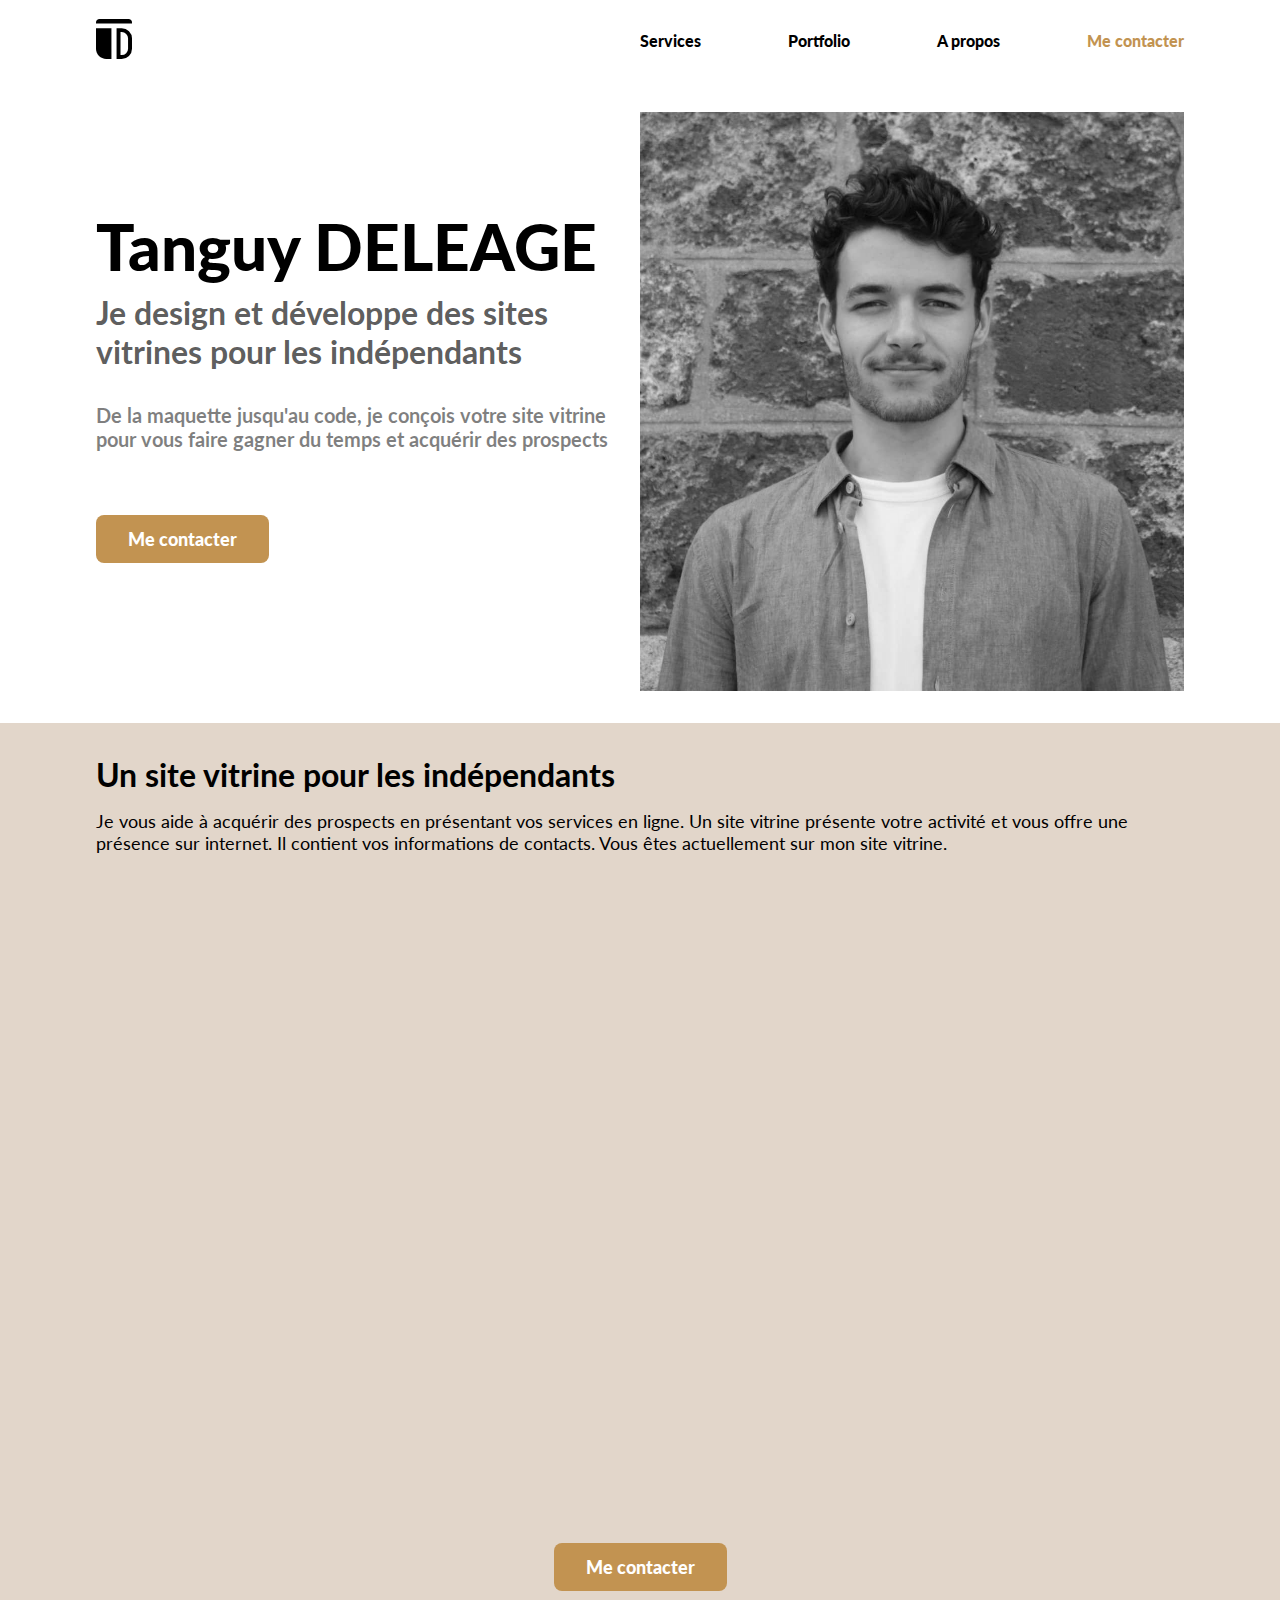
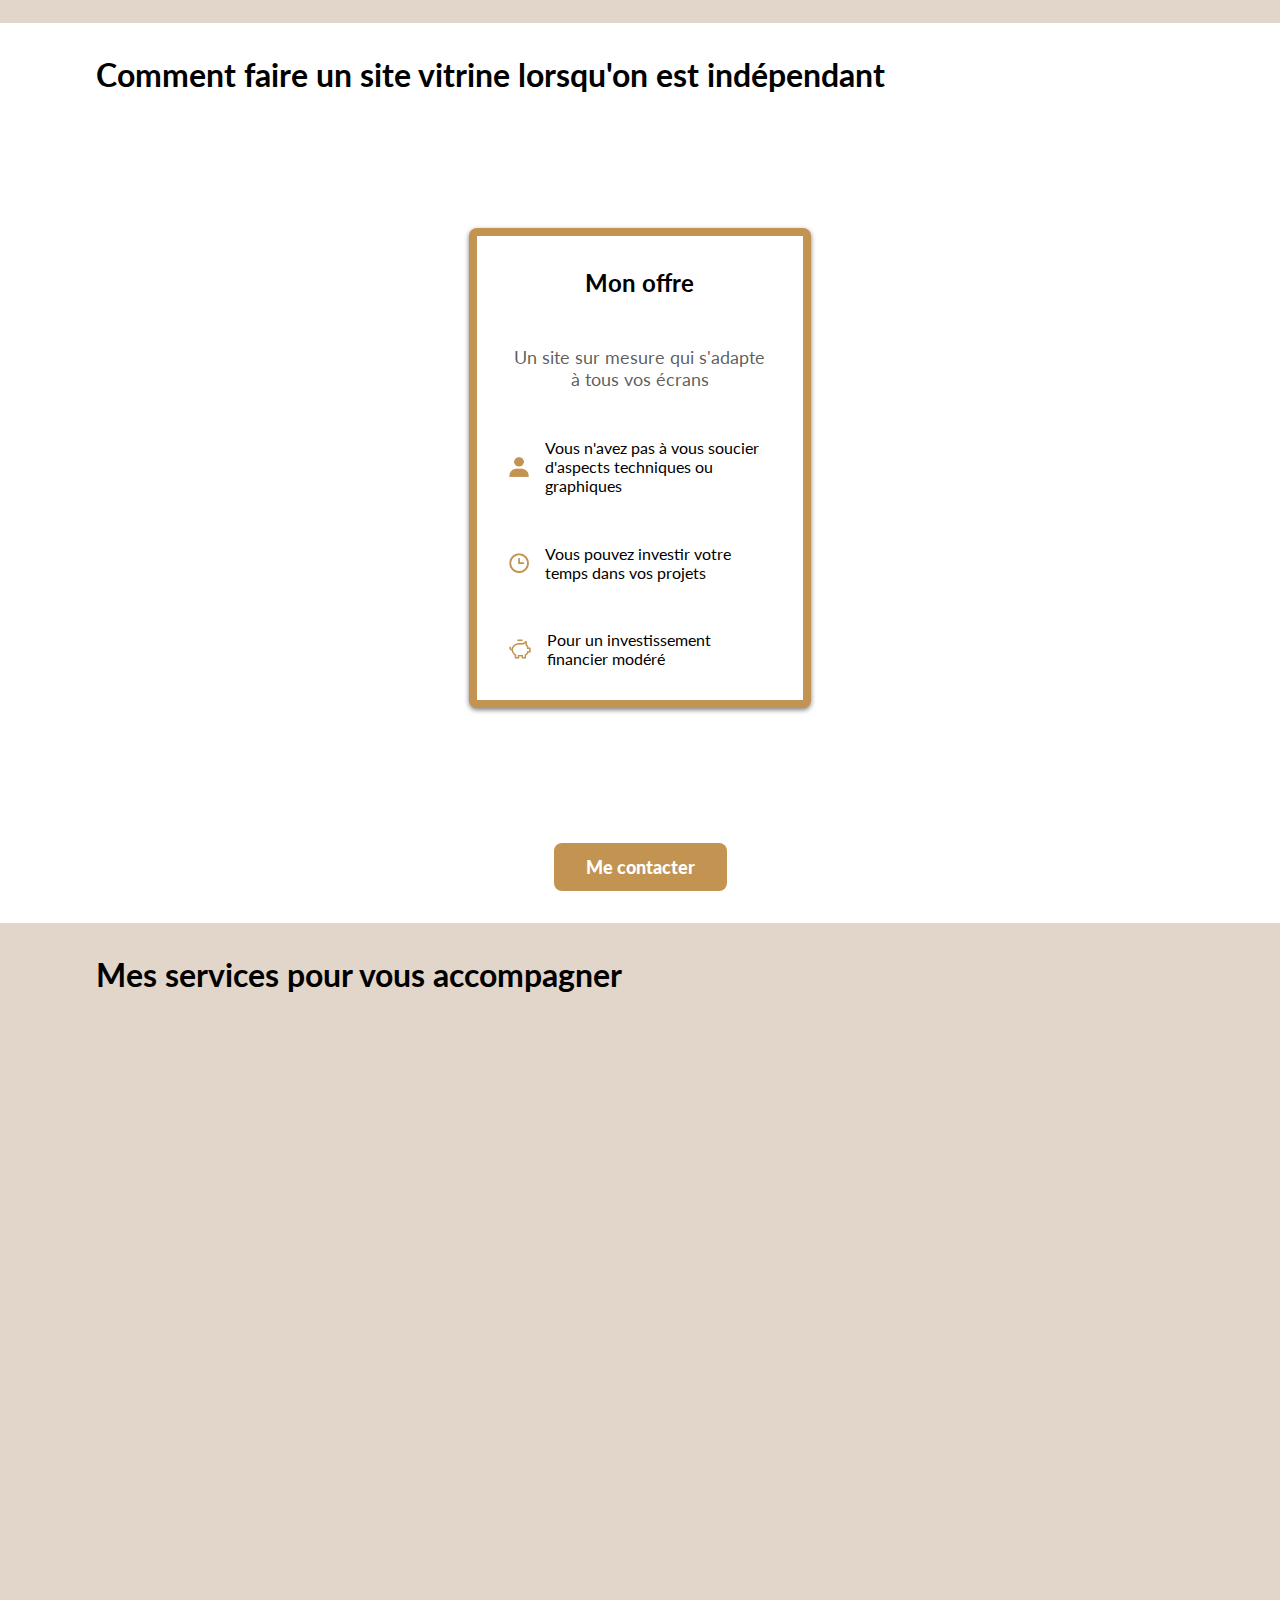
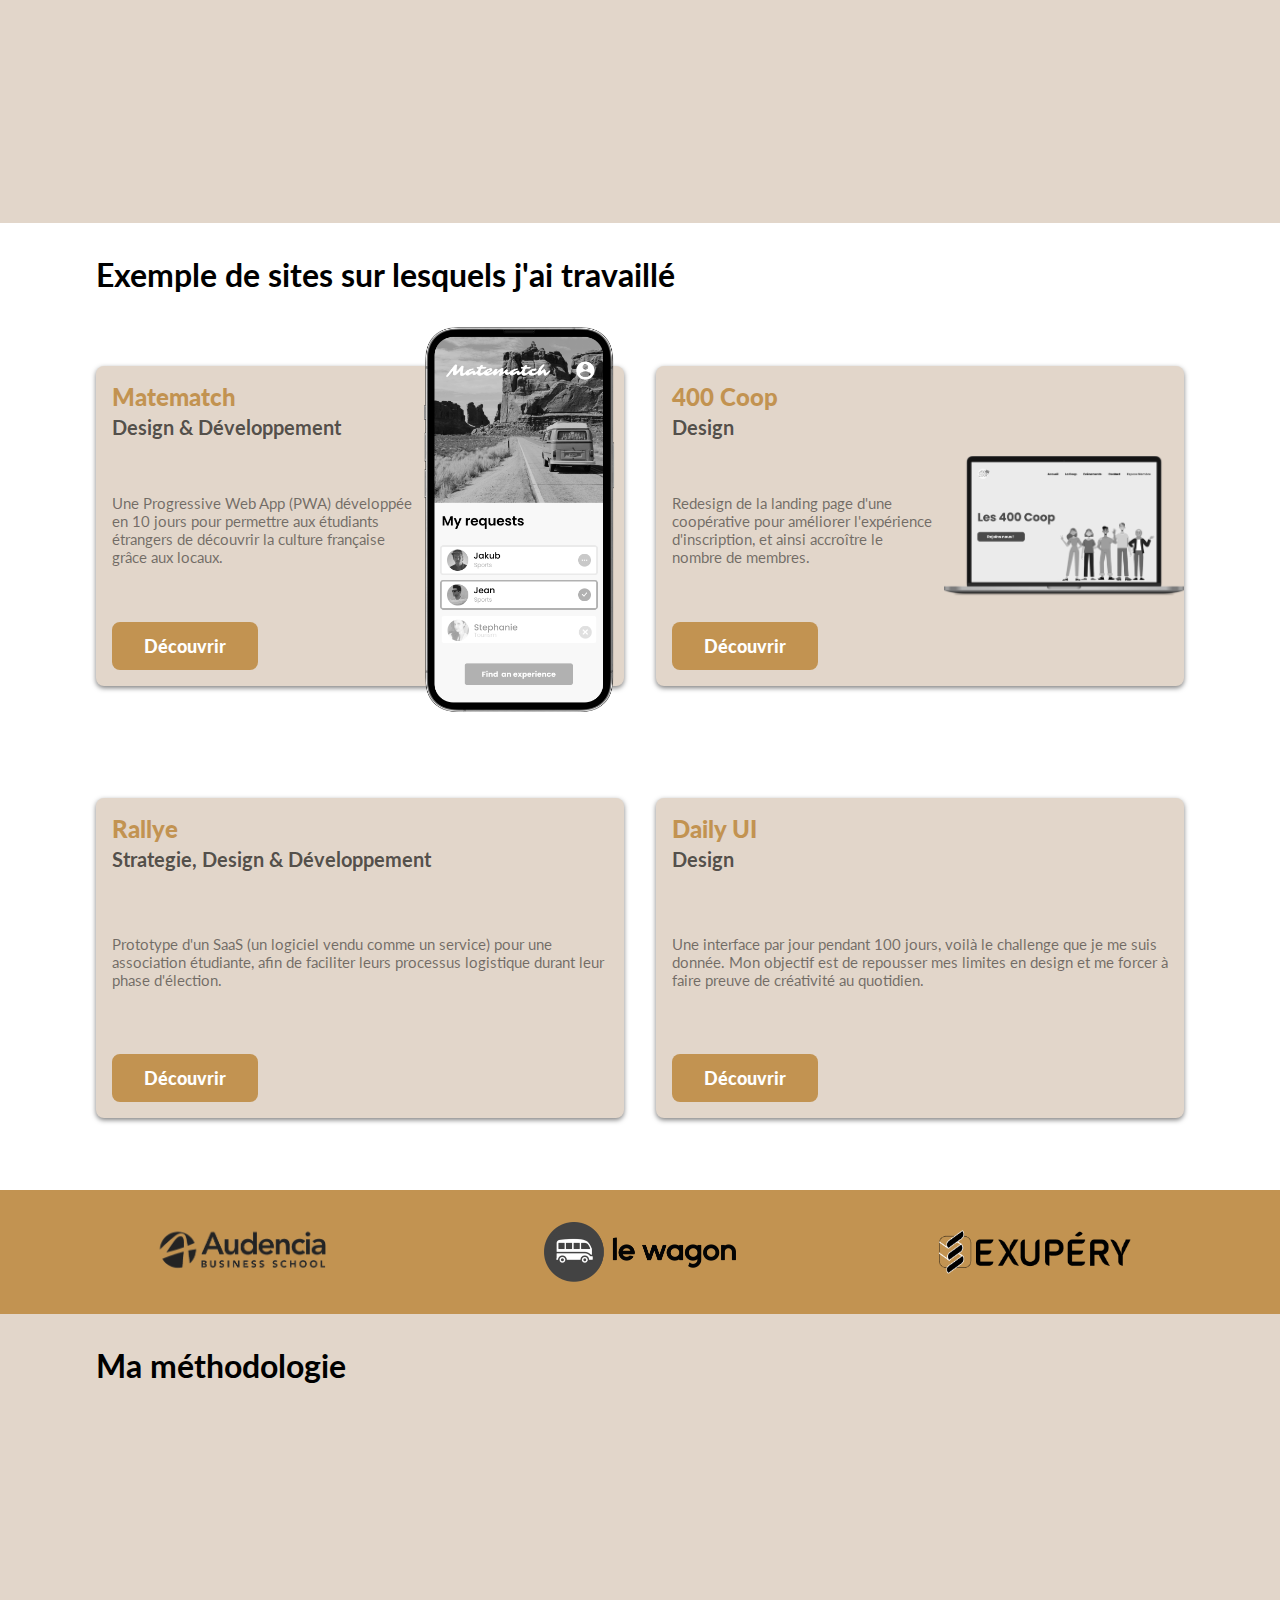
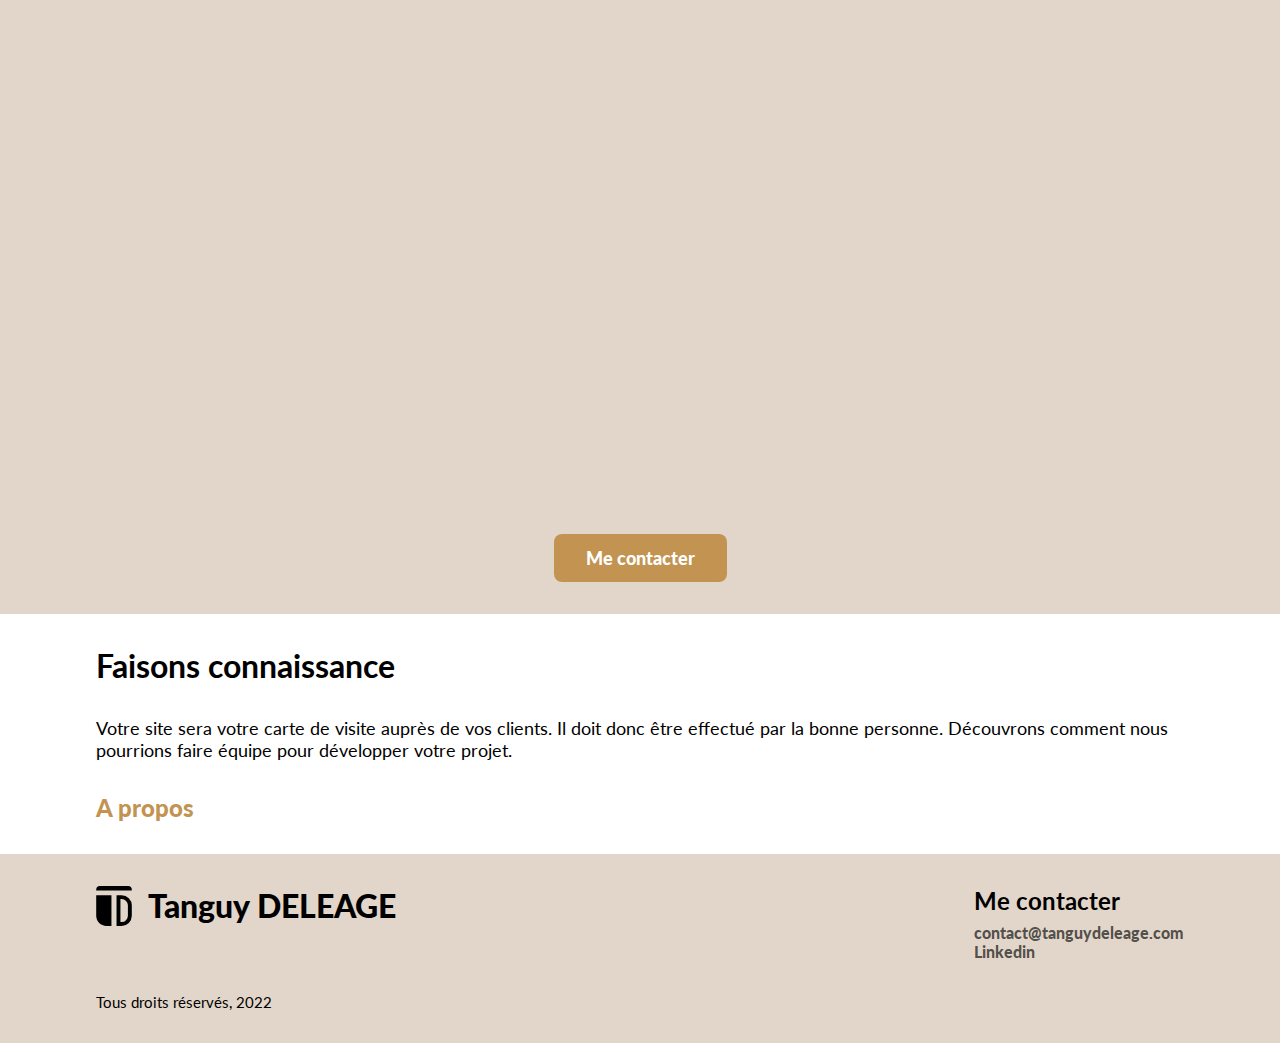
<file: index.html>
<!DOCTYPE html>
<html lang="fr">

<head>
  <meta charset="UTF-8">
  <meta http-equiv="X-UA-Compatible" content="IE=edge">
  <meta name="viewport" content="width=device-width, initial-scale=1.0">
  <meta name="author" content="Tanguy DELEAGE">
  <meta name="description"
    content="J'aide les indépendants à acquérir des prospects, en présentant leurs services sur un site vitrine responsive et bien référencé">
  <meta name="keywords"
    content="tanguy deleage, tanguy deléage, site vitrine, création de site vitrine, site internet vitrine, indépendants, coach, consultant, WIX, Wordpress, site internet, web design, design, designer, UX, UI, développeur, front-end, digital, freelance, product designer, consultant, web, Nantes, site vitrine à Nantes, site vitrine facile, site vitrine pour indépendant à Nantes">

  <!-- == Facebook Open Graph Data == -->
  <meta property="og:title" content="Tanguy DELEAGE | Création de sites vitrines pour les indépendants">
  <meta property="og:description"
    content="J'aide les indépendants à acquérir des prospects, en présentant leurs services sur un site vitrine responsive et bien référencé">
  <meta property="og:type" content="website">
  <meta property="og:site_name" content="Tanguy DELEAGE | Designer et Développeur de site vitrine en freelance">
  <meta property="og:url" content="http://www.tanguydeleage.com">
  <meta property="og:image" content="https://tanguydeleage.github.io/site/assets/img/og_img.jpg">

  <!-- == Twitter cards == -->
  <meta name="twitter:title" content="Tanguy DELEAGE | Création de sites vitrines pour les indépendants" />
  <meta name="twitter:description"
    content="J'aide les indépendants à acquérir des prospects, en présentant leurs services sur un site vitrine responsive et bien référencé" />
  <meta name="twitter:card" content="summary_large_image" />

  <link rel="stylesheet" href="assets/css/styles.css">
  <link rel="icon" type="image/x-icon" href="assets/icons/logo-icon.png" sizes="32x32">
  <title>Tanguy DELEAGE | Sites vitrines pour les indépendants</title>

  <!-- Google tag (gtag.js) -->
  <script defer src="https://www.googletagmanager.com/gtag/js?id=G-3BW67NZSJV"></script>

  <link rel=«canonical» href=«https://www.tanguydeleage.com»>

</head>


<body>
  <div class="scroll-container">
    <!-- =========== Header Section ============= -->
    <header>
      <div class="header container scroll-section">
        <div class="brand">
          <a href="/">
            <img id="logo" src="assets/img/logo.svg" alt="Logo Tanguy DELEAGE" width="35.59" height="40">
          </a>
        </div>

        <nav class="navbar">
          <ul class="nav-links">
            <li> <a href="#SERVICES">Services</a> </li>
            <li> <a href="#PORTFOLIO">Portfolio</a> </li>
            <li> <a href="about.html">A propos</a> </li>
            <li> <a class="main-link" href="contact.html">Me contacter</a> </li>
          </ul>
        </nav>

        <div class="burger">
          <div class="line1"></div>
          <div class="line2"></div>
          <div class="line3"></div>
        </div>
      </div>
    </header>

    <main>

      <!-- ============ Hero Section =================== -->

      <section class="container hero-section">
        <div class="hero-data">
          <h1 class="hero-title mb-0-5">Tanguy DELEAGE</h1>
          <h2 class="hero-subtitle mb-2">Je design et développe des sites vitrines pour les indépendants</h2>
          <h3 class="hero-description mb-4">De la maquette jusqu'au code, je conçois votre site vitrine pour vous faire
            gagner du temps et acquérir des prospects</h3>

          <a class="main-btn mb-2" href="contact.html">
            <p>Me contacter</p>
          </a>

        </div>

        <div class="hero-picture">
          <img src="assets/img/hero-picture.jpeg" alt="Photo de Tanguy Deléage" width="1080" height="1149">
        </div>

      </section>


      <!-- ============== Benefits Section ==================== -->
      <section id="BENEFITS" class="bg-beige section container scroll-section services-section">
        <div class="sm-mb-2">
          <h2 class="mb-1">Un site vitrine pour les indépendants</h2>

          <p>Je vous aide à acquérir des prospects en présentant vos services en ligne. Un site vitrine présente votre
            activité et vous offre une présence sur internet. Il contient vos
            informations de contacts. Vous êtes actuellement sur mon site vitrine.</p>

        </div>

        <div class="benefits-grid sm-mb-2">

          <div class="benefits-box slide-up-js">
            <img class="benefits-icon mb-1" src="assets/icons/eye.svg" loading="lazy" alt="Oeil">
            <h3 class="benefits-title mb-2">Visibilité</h3>
            <div class="benefits-content">
              <p>Construisez votre image digitale en développant votre présence sur internet. Votre vitrine sera
                maintenant disponible
                disponible 24h/24, 7j/7. L’idéal pour mettre en avant vos produits et services.</p>
            </div>
          </div>

          <div class="benefits-box slide-up-js">
            <img class="benefits-icon mb-1" src="assets/icons/screen.svg" loading="lazy" alt="Ordinateur portable">
            <h3 class="benefits-title mb-2">Crédibilité</h3>
            <div class="benefits-content">
              <p>Votre site sera votre carte de visite. Vous êtes visible sur les moteurs de recherche grâce à un
                bon
                référencement. Votre interface est soignée et optimisée pour mobile.</p>
            </div>
          </div>

          <div class="benefits-box slide-up-js">
            <img class="benefits-icon mb-1" src="assets/icons/rocket.svg" loading="lazy" alt="Fusée">
            <h3 class="benefits-title mb-2">Efficacité</h3>
            <div class="benefits-content">
              <p>Gagnez du temps en facilitant vos démarche de prospection.
                Communiquez rapidemment auprès de vos diverses parties prenantes.</p>
            </div>
          </div>
        </div>

        <a class="main-btn btn-center" href="contact.html">
          <p>Me contacter</p>
        </a>
      </section>

      <!-- ================ Les offres du marché section ========================== -->

      <section id="OFFERS" class="offers-section section container scroll-section">
        <div class="section-title">
          <h2 class="mb-2">Comment faire un site vitrine lorsqu'on est indépendant</h2>
        </div>

        <div class="offers-grid mb-2">

          <div class="offers-box self slide-left-js">
            <div class="card-title">
              <h3 class="benefits-title sm-mb-2">Soi même</h3>
            </div>
            <div class="card-subtitle sm-mb-2">
              <p>Avec des outils comme WIX ou Wordpress.</p>
            </div>
            <div class="persona-verbatim sm-mb-1">
              <img src="assets/icons/user-icon.png" alt="Utilisateur" width="31" height="32">
              <p>Vous n'avez pas encore de clients</p>
            </div>
            <div class="persona-verbatim sm-mb-1">
              <img src="assets/icons/time-icon.png" alt="Horloge" width="34" height="34">
              <p>Vous avez le temps de former aux outils</p>
            </div>
            <div class="persona-verbatim">
              <img src="assets/icons/money-icon.png" alt="Tirelire" width="36" height="34">
              <p>Pour un investissement financier faible</p>
            </div>
          </div>

          <div class="my-offer-box">
            <div class="card-title">
              <h3 class="benefits-title sm-mb-2">Mon offre</h3>
            </div>
            <div class="card-subtitle sm-mb-2">
              <p>Un site sur mesure qui s'adapte à tous vos écrans</p>
            </div>
            <div class="persona-verbatim sm-mb-1">
              <img src="assets/icons/user-icon.png" alt="Utilisateur" width="31" height="32">
              <p>Vous n'avez pas à vous soucier d'aspects techniques ou graphiques</p>
            </div>
            <div class="persona-verbatim sm-mb-1">
              <img src="assets/icons/time-icon.png" alt="Horloge" width="34" height="34">
              <p>Vous pouvez investir votre temps dans vos projets</p>
            </div>
            <div class="persona-verbatim">
              <img src="assets/icons/money-icon.png" alt="Tirelire" width="36" height="34">
              <p>Pour un investissement financier modéré</p>
            </div>
          </div>

          <div class="offers-box agency slide-right-js">
            <div class="card-title">
              <h3 class="benefits-title sm-mb-2">Agence web</h3>
            </div>

            <div class="card-subtitle sm-mb-2">
              <p>Un site pour des usages complexes : e-commerce, CRM...</p>
            </div>

            <div class="persona-verbatim sm-mb-1">
              <img src="assets/icons/user-icon.png" alt="Utilisateur" width="31" height="32">
              <p>Vous n'avez pas à vous soucier d'aspects techniques ou graphiques</p>
            </div>
            <div class="persona-verbatim sm-mb-1">
              <img src="assets/icons/time-icon.png" alt="Horloge" width="34" height="34">
              <p>Vous pouvez investir votre temps dans vos projets</p>
            </div>
            <div class="persona-verbatim">
              <img src="assets/icons/money-icon.png" alt="Tirelire" width="36" height="34">
              <p>Pour un investissement financier élevé</p>
            </div>
          </div>
        </div>

        <a class="main-btn btn-center" href="contact.html">
          <p>Me contacter</p>
        </a>
      </section>


      <!-- =========== Services Section  ================ -->

      <section id="SERVICES" class="bg-beige offers-section section container scroll-section">
        <div class="section-title">
          <h2 class="mb-2">Mes services pour vous accompagner</h2>
        </div>

        <div class="services-grid mb-2">

          <div class="services-box audit slide-up-js">
            <div class="card-title mb-2">
              <img src="/assets/icons/mag-glass.svg" alt="Loupe" width="181" height="181">
              <h3 class="benefits-title sm-mb-2">Auditer un site existant</h3>
            </div>
            <div class="card-subtitle mb-2">
              <p>Vous avez déjà un site et vous voulez comprendre, pourquoi il n’est pas mieux référencé et comment
                faire pour toucher d’avantage de prospects. Nous analysons la performance et l'accessibilité du site ainsi que divers indicateurs clé SEO.</p>
            </div>

            <a class="main-btn btn-center" href="contact.html">
              <p>Choisir</p>
            </a>
          </div>

          <div class="services-box build slide-up-js">
            <div class="card-title mb-2">
              <img src="/assets/icons/brick.svg" alt="Brique de légo" width="181" height="181">
              <h3 class="benefits-title sm-mb-2">Créer votre site</h3>
            </div>
            <div class="card-subtitle mb-2">
              <p>Vous avez besoin de présenter votre activité, vos services ou vos produits. Vous souhaitez pouvoir être
                contacté facilement. Pour cela nous travaillons sur votre identité visuelle et votre stratégie de référencement.</p>
            </div>

            <a class="main-btn btn-center" href="contact.html">
              <p>Choisir</p>
            </a>
          </div>
        </div>

        <!-- Invisible div to fake a third element and improve display of the section => center the main element -->
        <div>
        </div>

      </section>

      <!-- ============= Portfolio Section ============== -->
      <section id="PORTFOLIO" class="container scroll-section">
        <h2 class="mb-2">Exemple de sites sur lesquels j'ai travaillé</h2>

        <div class="portfolio-grid">

          <a class="portfolio-card-1" href="projects/matematch.html">
            <div class="above-card">
              <div class="card">
                <div class="card-text hide">
                  <div>
                    <h3 class=" mb-0-25 portfolio-title">Matematch</h3>
                    <h4 class="portfolio-subtitle">Design & Développement</h4>
                  </div>
                  <p class="portfolio-text">Une Progressive Web App (PWA) développée en 10 jours pour permettre aux
                    étudiants étrangers de découvrir la culture française grâce aux locaux.</p>
                  <div class="main-btn btn-project">
                    <p>Découvrir</p>
                  </div>
                </div>
                <img class="card-picture grey" loading="lazy" src="assets/img/projects/matematch/matematch-mockup.png"
                  alt="Mockup du projet Matematch">
              </div>
            </div>
          </a>

          <a class="portfolio-card-2" href="projects/400coop.html">
            <div class="above-card">
              <div class="card card-reverse">
                <div class="card-text hide">
                  <div>
                    <h3 class="mb-0-25 portfolio-title">400 Coop</h3>
                    <h4 class="portfolio-subtitle">Design</h4>
                  </div>
                  <p class="portfolio-text">Redesign de la landing page d'une coopérative pour améliorer l'expérience
                    d'inscription, et ainsi accroître le nombre de membres.</p>
                  <div class="main-btn btn-project">
                    <p>Découvrir</p>
                  </div>
                </div>
                <img class="card-picture grey" loading="lazy" src="assets/img/projects/coop/coop-mockup.png"
                  alt="Mockup du projet 400 Coop">
              </div>
            </div>
          </a>

          <a class="portfolio-card-3 " href="projects/rallye.html">
            <div class="above-card">
              <div class="card">
                <div class="card-text hide">
                  <div>
                    <h3 class="mb-0-25 portfolio-title">Rallye</h3>
                    <h4 class="portfolio-subtitle">Strategie, Design & Développement</h4>
                  </div>
                  <p class="portfolio-text">Prototype d'un SaaS (un logiciel vendu comme un service) pour une
                    association
                    étudiante, afin de faciliter leurs processus logistique durant leur phase d'élection.</p>
                  <div class="main-btn btn-project">
                    <p>Découvrir</p>
                  </div>
                </div>
                <img class="card-picture grey" loading="lazy" src="assets/img/projects/rallye/rallye-mockup.png"
                  alt="Mockup du projet Rallye">
              </div>
            </div>
          </a>

          <a class="portfolio-card-4" href="projects/daily-ui.html">
            <div class="above-card">
              <div class="card card-reverse">
                <div class="card-text hide">
                  <div>
                    <h3 class="mb-0-25 portfolio-title">Daily UI</h3>
                    <h4 class="portfolio-subtitle">Design</h4>
                  </div>
                  <p class="portfolio-text">Une interface par jour pendant 100 jours, voilà le challenge que je me suis
                    donnée. Mon objectif est de repousser mes limites en design et me forcer à faire preuve de
                    créativité au quotidien. </p>
                  <div class="main-btn btn-project">
                    <p>Découvrir</p>
                  </div>
                </div>
                <img class="card-picture grey" loading="lazy" src="assets/img/projects/daily-ui/daily-ui-mockup.png"
                  alt="Mockup du projet Daily UI">
              </div>
            </div>
          </a>

        </div>
      </section>

      <!-- Reassurance Section -->

      <section class="reassurance-section container scroll-section-end">
        <div class="logo-list">
          <div class="brand-logo">
            <img src="assets/img/Reassurance/audencia-logo.png" alt="Audencia Business School" width="405" height="124">
          </div>
          <div class="brand-logo">
            <img src="assets/img/Reassurance/le-wagon-logo.png" alt="Le Wagon" width="383" height="120">
          </div>
          <div class="brand-logo">
            <img src="assets/img/Reassurance/exupery-logo.png" alt="Exupery" width="281" height="65">
          </div>
        </div>
      </section>

      <!-- =============== Methodology Section ================ -->
      <section class="section bg-beige container scroll-section methodology-section">
        <h2 class="sm-mb-2">Ma méthodologie</h2>

        <div class="methodology-grid sm-mb-2">

          <div class="methodology-step opacity-js step-1">
            <h3 class="methodology-number">01</h3>
            <h3 class="mb-1">Récolte de vos besoins</h3>
            <p>Nous définissons votre situation initiale et les opportunités qu’un site pourrait vous apporter.</p>
          </div>

          <div class="methodology-step opacity-js step-2">
            <h3 class="methodology-number">02</h3>
            <h3 class="mb-1">Définition du cadre</h3>
            <p>Nous déterminons les livrables et leurs contenus en fonction de vos besoins.</p>
          </div>

          <div class="methodology-step opacity-js step-3">
            <h3 class="methodology-number">03</h3>
            <h3 class="mb-1">Prototypage</h3>
            <p>Le prototype permet de comprendre les solutions qui peuvent être réalisées pour répondre à vos besoins.
            </p>
          </div>

          <div class="methodology-step opacity-js step-4">
            <h3 class="methodology-number">04</h3>
            <h3 class="mb-1">Revue</h3>
            <p>Durant cette phase itérative, nous allons affiner le prototype jusqu’à ce qu’il corresponde au cadre
              attendu.</p>
          </div>

          <div class="methodology-step opacity-js step-5">
            <h3 class="methodology-number">05</h3>
            <h3 class="mb-1">Développement</h3>
            <p>Une fois le prototype revu et validé, il sert de support pour le développement de votre site. Il est
              ensuite testé.</p>
          </div>

          <div class="methodology-step opacity-js step-6">
            <h3 class="methodology-number">06</h3>
            <h3 class="mb-1">Lancement et support</h3>
            <p> Votre site est hebergé sur un serveur avec un nom de domaine dont vous êtes le propriétaire. J’assure
              ensuite une
              maintenance régulière.</p>
          </div>

        </div>

        <a class="main-btn btn-center" href="contact.html">
          <p>Me contacter</p>
        </a>

      </section>

      <!-- ============= Intro contact Section ================= -->
      <div class="container scroll-section">
        <h2 class="portfolio-section mb-2">Faisons connaissance</h2>
        <p class="mb-2">Votre site sera votre carte de visite auprès de vos clients. Il doit donc être effectué par la
          bonne personne.
          Découvrons comment nous pourrions faire équipe pour développer votre projet.</p>

        <h3><a class="text-btn" href="about.html">A propos</a></h3>
      </div>
    </main>

    <!-- ========================= Footer ================================== -->

    <footer class="footer container">

      <div class="footer-content mb-2">
        <a href="/" class="logotitle sm-mb-2">
          <img src="assets/img/logo.svg" alt="Logo Tanguy DELEAGE" width="36" height="40">
          <h2>Tanguy DELEAGE</h2>
        </a>

        <div class="contact-footer">
          <h3 class="mb-0-5">Me contacter</h3>
          <div class="contact-links">
            <a href="mailto:contact@tanguydeleage.com">contact@tanguydeleage.com</a>
            <a href="https://www.linkedin.com/in/tanguy-deleage/" target="_blank" rel="noopener">Linkedin</a>
          </div>
        </div>
      </div>

      <div class="footer-copyright">
        <p>Tous droits réservés, 2022</p>
      </div>

    </footer>
  </div>
  <script src="assets/js/home.js"></script>
</body>

</html>
</file>
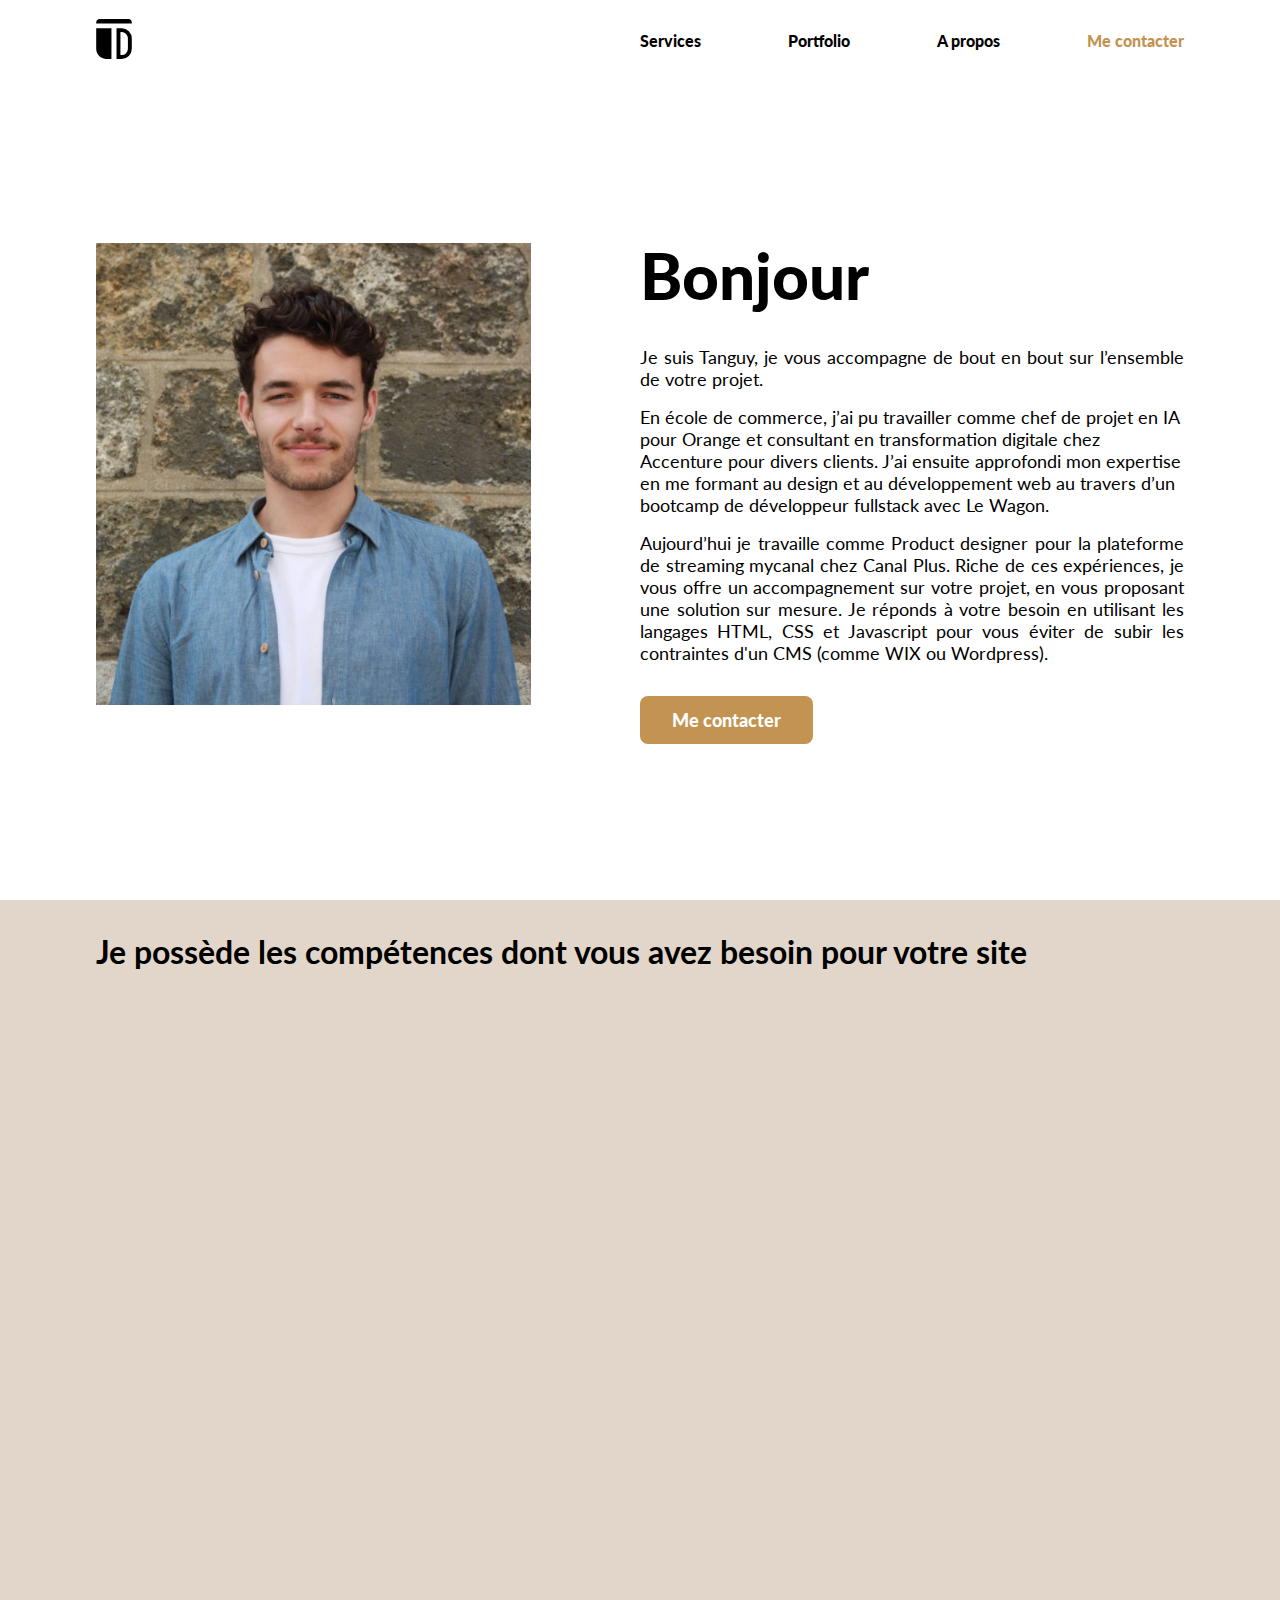
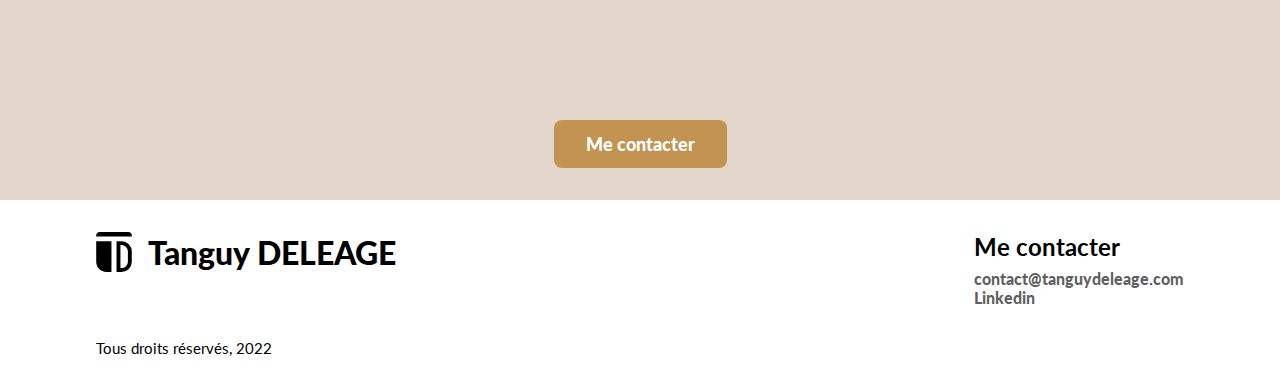
<file: about.html>
<!DOCTYPE html>
  <html lang="fr">

  <head>
    <meta charset="UTF-8">
    <meta http-equiv="X-UA-Compatible" content="IE=edge">
    <meta name="viewport" content="width=device-width, initial-scale=1.0">
    <meta name="author" content="Tanguy DELEAGE">
    <meta name="description"
      content="J'aide les indépendants à acquérir des prospects, en présentant leurs services sur un site vitrine responsive et bien référencé">
    <meta name="keywords"
      content="tanguy deleage, tanguy deléage, site vitrine, création de site vitrine, site internet vitrine, indépendants, coach, consultant, WIX, Wordpress, site internet, web design, design, designer, UX, UI, développeur, front-end, digital, freelance, product designer, consultant, web, Nantes">

    <!-- == Facebook Open Graph Data == -->
    <meta property="og:title" content="Tanguy DELEAGE | Freelance Designer et Développeur de site vitrine">
    <meta property="og:description"
      content="Designer et Developpeur de site vitrine en freelance. Accélerez votre croissance en développant votre site vitrine. Plus qu’un developpeur, j’ai une expertise de designer et de consultant, pour délivrer une solution adaptée à votre business">
    <meta property="og:type" content="website">
    <meta property="og:site_name" content="Tanguy DELEAGE | Freelance Designer et Développeur de site vitrine">
    <meta property="og:url" content="https://tanguydeleage.com">
    <meta property="og:image" content="https://tanguydeleage.com/assets/img/share-picture.jpeg">

    <!-- == Twitter cards == -->
    <meta name="twitter:title" content="Tanguy DELEAGE | Freelance Designer et Développeur de site vitrine" />
    <meta name="twitter:description"
      content="Designer et Developpeur de site vitrine en freelance. Accélerez votre croissance en développant votre site vitrine. Plus qu’un developpeur, j’ai une expertise de designer et de consultant, pour délivrer une solution adaptée à votre business" />
    <meta name="twitter:card" content="summary_large_image" />

    <link rel="stylesheet" href="assets/css/styles.css">
    <link rel="icon" type="image/x-icon" href="assets/icons/logo-icon.png" sizes="32x32">
    <title>Tanguy DELEAGE | Freelance Designer et Développeur de site vitrine</title>


    <link rel=«canonical» href=«https://www.tanguydeleage.com/about.html»>

  </head>

  <body>
    <div class="scroll-container">


      <!-- =========== Header Section ============= -->
      <header>
        <div class="header container scroll-section">
          <div class="brand">
            <a href="/">
              <img id="logo" src="assets/img/logo.svg" alt="Logo Tanguy DELEAGE" width="36" height="40">
            </a>
          </div>

          <nav class="navbar">
            <ul class="nav-links">
              <li> <a href="/#SERVICES">Services</a> </li>
              <li> <a href="/#PORTFOLIO">Portfolio</a> </li>
              <li> <a href="about.html">A propos</a> </li>
              <li> <a class="main-link" href="contact.html">Me contacter</a> </li>
            </ul>
          </nav>

          <div class="burger">
            <div class="line1"></div>
            <div class="line2"></div>
            <div class="line3"></div>
          </div>
        </div>
      </header>

      <!-- ============ Intro Section =================== -->

        <section class="container about-section">
          <div class="about-picture mb-2">
            <img src="assets/img/hero-picture.jpeg" alt="Photo de Tanguy Deléage">
          </div>

          <div class="about-intro">
            <h1 class="about-title mb-2">Bonjour</h1>
            <p class="justify-text mb-1">
              Je suis Tanguy, je vous accompagne de bout en bout sur l’ensemble de votre projet.
            </p>
            <p class="mb-1">
              En école de commerce, j’ai pu travailler comme chef de projet en IA pour Orange et consultant en transformation digitale
              chez Accenture pour divers clients.
              J’ai ensuite approfondi mon expertise en me formant au design et au développement web au travers d’un bootcamp de
              développeur fullstack avec Le Wagon.
            </p>
            <p class="justify-text mb-2">
            Aujourd’hui je travaille comme Product designer pour la plateforme de streaming mycanal chez Canal Plus.
            Riche de ces expériences, je vous offre un accompagnement sur votre projet, en vous proposant une solution
            sur mesure. Je réponds à votre besoin en utilisant les langages HTML, CSS et Javascript pour vous éviter de subir les contraintes d'un CMS (comme WIX ou Wordpress).
            </p>
            <!-- <p class="justify-text mb-2">
              Hope to meet you soon.
            </p> -->

            <a class="main-btn sm-mb-2" href="contact.html">
              <p>Me contacter</p>
            </a>

          </div>

        </section>



        <!-- ============= Why you should work with me Section ============== -->
        <div class="container section bg-beige services-section scroll-section">
          <h2 class="mb-4 section-title">Je possède les compétences dont vous avez besoin pour votre site</h2>

          <div class="benefits-grid mb-2">

            <div class="benefits-box consultant slide-up-js">
              <img class="benefits-icon mb-1" src="assets/icons/paper.svg" alt="Feuille de papier" width="100" height="101">
              <h3 class="benefits-title mb-2">Consultant</h3>
              <p class="benefits-content">
                En tant qu'ancien consultant, j'ai été formé à comprendre les difficultés et besoins d'une entreprise dans un contexte
                particulier.
                Je sais m'adapter aux spécificités de votre secteur. De plus je m'adapte à votre niveau de connaissance et de maturité sur
                divers sujets technique en vous préparant des documents clairs et compréhensibles.
              </p>
            </div>

            <div class="benefits-box designer slide-up-js">
              <img class="benefits-icon mb-1" src="assets/icons/paper-plane.svg" alt="Avion en papier" width="100" height="100">
              <h3 class="benefits-title mb-2">Designer</h3>
              <p class="benefits-content">
                En tant que designer je conçois avec vous une solution esthétique et fonctionnel qui répondra à votre besoin. Aujourd'hui je designe pour la plateforme MyCanal qui comptabilise plus de 10M de téléchargements, mon site sur lequel vous êtes actuellement est un autre exemple.
                En tant que designer je conçois mes interfaces d'une manière qui sera facile à développer ensuite.
              </p>
            </div>

            <div class="benefits-box dev slide-up-js">
              <img class="benefits-icon mb-1" src="assets/icons/plane.svg" alt="Avion" style="transform: scale(1.5);" width="100" height="100">
              <h3 class="benefits-title mb-2">Développeur</h3>
              <p class="benefits-content">
                J'ai été formé au code avec Le Wagon, un des bootcamp les plus renommé en développement web. Grâce aux interface que nous aurons designé, je peux facilement donner vie à votre site. Mon site sur lequel vous êtes en ce moment en est d'ailleurs la preuve.
              </p>
            </div>

          </div>

          <a class="main-btn btn-center" href="contact.html">
            <p>Me contacter</p>
          </a>

        </div>


      <!-- ========================= Footer ================================== -->

      <footer class="footer-white container scroll-section">

        <div class="footer-content mb-2">
          <a href="/" class="logotitle sm-mb-2">
            <img src="assets/img/logo.svg" alt="Logo Tanguy DELEAGE" width="36" height="40">
            <h2>Tanguy DELEAGE</h2>
          </a>

          <div class="contact-footer">
            <h3 class="mb-0-5">Me contacter</h3>
            <div class="contact-links">
              <a href="mailto:contact@tanguydeleage.com">contact@tanguydeleage.com</a>
              <a href="https://www.linkedin.com/in/tanguy-deleage/" target="_blank" rel="noopener">Linkedin</a>
            </div>
          </div>
        </div>

        <div class="footer-copyright">
          <p>Tous droits réservés, 2022</p>
        </div>

      </footer>

    </div>

    <script src="assets/js/about.js"></script>
  </body>
</html>
</file>
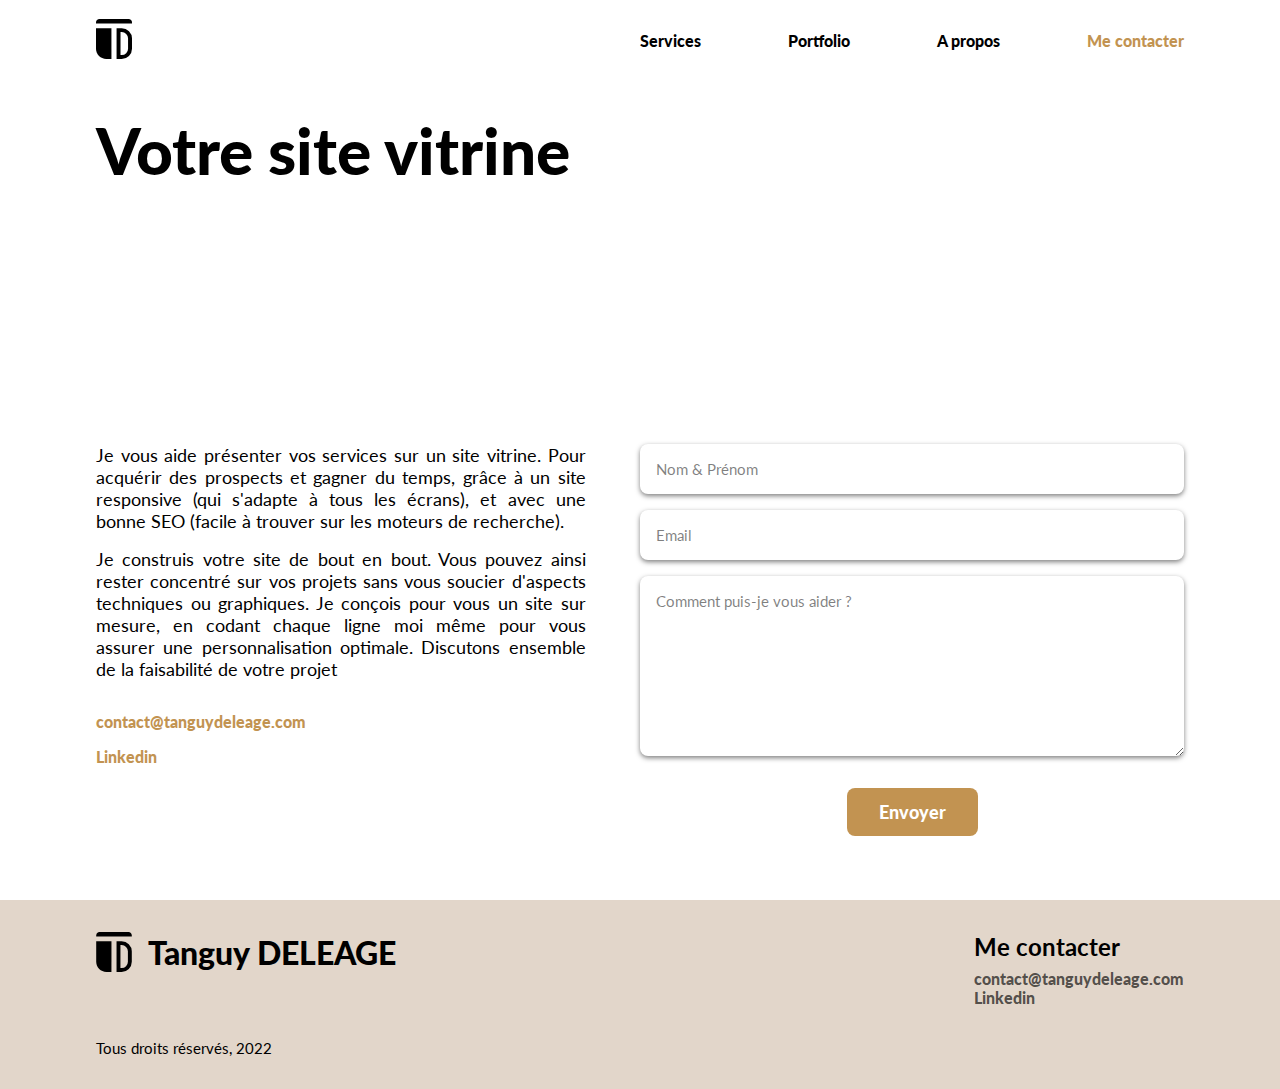
<file: contact.html>
<!DOCTYPE html>
<html lang="fr">

<head>
  <meta charset="UTF-8">
  <meta http-equiv="X-UA-Compatible" content="IE=edge">
  <meta name="viewport" content="width=device-width, initial-scale=1.0">
  <meta name="author" content="Tanguy DELEAGE">
  <meta name="description"
    content="J'aide les indépendants à acquérir des prospects, en présentant leurs services sur un site vitrine responsive et bien référencé">
  <meta name="keywords"
    content="tanguy deleage, tanguy deléage, site vitrine, création de site vitrine, site internet vitrine, indépendants, coach, consultant, WIX, Wordpress, site internet, web design, design, designer, UX, UI, développeur, front-end, digital, freelance, product designer, consultant, web, Nantes">

  <!-- == Facebook Open Graph Data == -->
  <meta property="og:title" content="Tanguy DELEAGE | Votre site vitrine responsive et SEO friendly">
  <meta property="og:description"
    content="Designer et Developpeur de site vitrine en freelance. Accélerez votre croissance en développant votre site vitrine. Plus qu’un developpeur, j’ai une expertise de designer et de consultant, pour délivrer une solution adaptée à votre business">
  <meta property="og:type" content="website">
  <meta property="og:site_name" content="Tanguy DELEAGE | Votre site vitrine responsive et SEO friendly">
  <meta property="og:url" content="https://tanguydeleage.com">
  <meta property="og:image" content="https://tanguydeleage.com/assets/img/share-picture.jpeg">

  <!-- == Twitter cards == -->
  <meta name="twitter:title" content="Tanguy DELEAGE | Votre site vitrine responsive et SEO friendly" />
  <meta name="twitter:description"
    content="Designer et Developpeur de site vitrine en freelance. Accélerez votre croissance en développant votre site vitrine. Plus qu’un developpeur, j’ai une expertise de designer et de consultant, pour délivrer une solution adaptée à votre business" />
  <meta name="twitter:card" content="summary_large_image" />

  <link rel="stylesheet" href="assets/css/styles.css">
  <link rel="icon" type="image/x-icon" href="assets/icons/logo-icon.png" sizes="32x32">
  <title>Tanguy DELEAGE | Votre site vitrine responsive et SEO friendly</title>


  <link rel=«canonical» href=«https://www.tanguydeleage.com/contact.html»>

</head>

<body>

  <div class="scroll-container">
    <!-- =========== Header Section ============= -->
    <header>
      <div class="header container scroll-section">
        <div class="brand">
          <a href="/">
            <img id="logo" src="assets/img/logo.svg" alt="Logo Tanguy DELEAGE">
          </a>
        </div>

        <nav class="navbar">
          <ul class="nav-links">
            <li> <a href="/#SERVICES">Services</a> </li>
            <li> <a href="/#PORTFOLIO">Portfolio</a> </li>
            <li> <a href="about.html">A propos</a> </li>
            <li> <a class="main-link" href="contact.html">Me contacter</a> </li>
          </ul>
        </nav>

        <div class="burger">
          <div class="line1"></div>
          <div class="line2"></div>
          <div class="line3"></div>
        </div>
      </div>
    </header>

    <!-- ============ Contact Section =================== -->

    <div class="contact-section container">

      <div class="contact-title">
        <h1 class="contact-title mb-2">Votre site vitrine</h1>
      </div>

      <div class="contact-content">
        <div class="contact-data sm-mb-2">
          <div class="contact-text mb-2">
            <p class="justify-text mb-1">
              Je vous aide présenter vos services sur un site vitrine. Pour acquérir des prospects et gagner du temps, grâce à un site
              responsive (qui s'adapte à tous les écrans), et avec une bonne SEO (facile à trouver sur les moteurs de recherche).
            </p>

            <p class="justify-text">
              Je construis votre site de bout en bout.
              Vous pouvez ainsi rester concentré sur vos projets sans vous soucier d'aspects techniques ou graphiques.
              Je conçois pour vous un site sur mesure, en codant chaque ligne moi même pour vous assurer une personnalisation
              optimale.
              Discutons ensemble de la faisabilité de votre projet
            </p>
          </div>

          <div class="contact-links">
            <a class="text-btn mb-1" href="mailto:contact@tanguydeleage.com">contact@tanguydeleage.com</a>
            <a class="text-btn" target="_blank" href="https://www.linkedin.com/in/tanguy-deleage/">Linkedin</a>
          </div>

        </div>

        <div class="contact-form">
          <form class="contact-form" action="https://formsubmit.co/contact@tanguydeleage.com" method="POST" />
            <input class="form-name mb-1" type="text" name="Name" placeholder="Nom & Prénom" maxlength="50" required>
            <input class="form-mail mb-1" type="email" name="Email" placeholder="Email" maxlength="50" required>
            <textarea class="form-request mb-2" type="text" name="Request" placeholder="Comment puis-je vous aider ?" name="message"
              maxlength="5000" required></textarea>
            <!-- Redirect to home after submit -->
            <input type="hidden" name="_next" value="https://tanguydeleage.com">
            <!-- Modify mail object I receive -->
            <input type="hidden" name="_subject" value="Contact tanguydeleage.com">
            <button type="submit" id="submit-form-btn" class="main-btn btn-center mb-2">
              <p>Envoyer</p>
            </button>
          </form>

        </div>
      </div>

    </div>

    <!-- ========================= Footer ================================== -->

    <footer class="footer container scroll-section">

      <div class="footer-content mb-2">
        <a href="/" class="logotitle sm-mb-2">
          <img src="assets/img/logo.svg" alt="Logo Tanguy DELEAGE" width="36" height="40">
          <h2>Tanguy DELEAGE</h2>
        </a>

        <div class="contact-footer">
          <h3 class="mb-0-5">Me contacter</h3>
          <div class="contact-links">
            <a href="mailto:contact@tanguydeleage.com">contact@tanguydeleage.com</a>
            <a href="https://www.linkedin.com/in/tanguy-deleage/" target="_blank" rel="noopener">Linkedin</a>
          </div>
        </div>
      </div>

      <div class="footer-copyright">
        <p>Tous droits réservés, 2022</p>
      </div>

    </footer>
  </div>

  <script src="assets/js/contact.js"></script>
</body>

</html>
</file>
<file: assets/css/styles.css>
/* ============ Fonts ================= */
@import url('https://fonts.googleapis.com/css2?family=Lato:wght@400;700;900&display=swap');

/* ============= Components ============= */
@import url("components/variables.css");
@import url("components/header.css");
@import url("components/hero.css");
@import url("components/reassurance.css");
@import url("components/benefits.css");
@import url("components/services.css");
@import url("components/offers.css");
@import url("components/portfolio.css");
@import url("components/methodology.css");
@import url("components/footer.css");
@import url("components/project.css");
@import url("components/about.css");
@import url("components/contact.css");
@import url("components/scrollbar.css");
@import url("components/buttons.css");



/* ============================= Base ===================================== */
* {
  box-sizing: border-box;
  margin: 0;
  padding: 0;
}

html {
  scroll-behavior: smooth;
}

body {
  background-color: var(--color-body);
  font-family: var(--font);
  overflow-x: hidden;
  width: 100vw;
}

h1 {
  font-size: var(--font-h1);
  font-weight: var(--font-bold);
}

h2 {
  font-size: var(--font-h2);
  font-weight: var(--font-semi-bold);
}

h3 {
  font-size: var(--font-h3);
  font-weight: var(--font-semi-bold);
}

h4 {
  font-size: var(--font-h4);
  font-weight: var(--font-semi-bold);
}

p {
  font-size: var(--font-p);
  font-weight: var(--font-regular);
}

ul {
  list-style: none;
}

a {
  text-decoration: none;
}

img {
  max-width: 100%;
  height: auto;
}



/* ================================ Layout ==================================== */

.section {
  min-height: 100vh;
}

.bg-beige {
  background-color: var(--color-secondary);
}

.flex-center {
  display: flex;
  justify-content: center;
}

.flex-d-col {
  display: flex;
  flex-direction: column;
}

.justify-text {
  text-align: justify;
}

.section-title {
  display: flex;
  justify-content: left;
  width: 100%;
}



/* =========== Margin ======================== */

.mb-6 {
  margin-bottom: var(--mb-6);
}

.mb-4 {
   margin-bottom: var(--mb-4);
 }

 .mb-2 {
   margin-bottom: var(--mb-2);
 }

 .mb-1 {
   margin-bottom: 1rem;
 }

 .mb-0-5 {
   margin-bottom: var(--mb-0-5);
 }

 .mb-0-25 {
   margin-bottom: var(--mb-0-25);
  }



/* =================================== Small devices ==================================== */
@media screen and (max-width: 930px) {
  .container {
    padding: 2rem;
  }

  .sm-mb-2 {
    margin-bottom: 2rem;
  }
  .sm-mb-1 {
    margin-bottom: 1rem;
  }
}


/* =================================== Big devices ==================================== */
@media screen and (min-width: 930px) {
  .container {
    padding: 2rem 6rem;
  }
  html {
    scroll-snap-type: y mandatory;
  }

  body {
    scroll-snap-type: y mandatory;
  }

  /* ============= Magnetic Scroll ========== */
  .scroll-container {
    /* scroll-snap-type: y mandatory; */
    /* overflow-y: scroll; */
    height: 100vh;
    scroll-behavior: smooth;
  }

  .scroll-section {
    scroll-snap-align: start;
  }

  .scroll-section-mid {
    scroll-snap-align: center;
  }

  .scroll-section-end {
    scroll-snap-align: end;
  }


  /* ============= JS Animations ========== */
  .slide-up-js {
    opacity: 0%;
    transform: translateY(10rem);
  }

  .opacity-js {
    opacity: 0%;
  }
}
</file>
